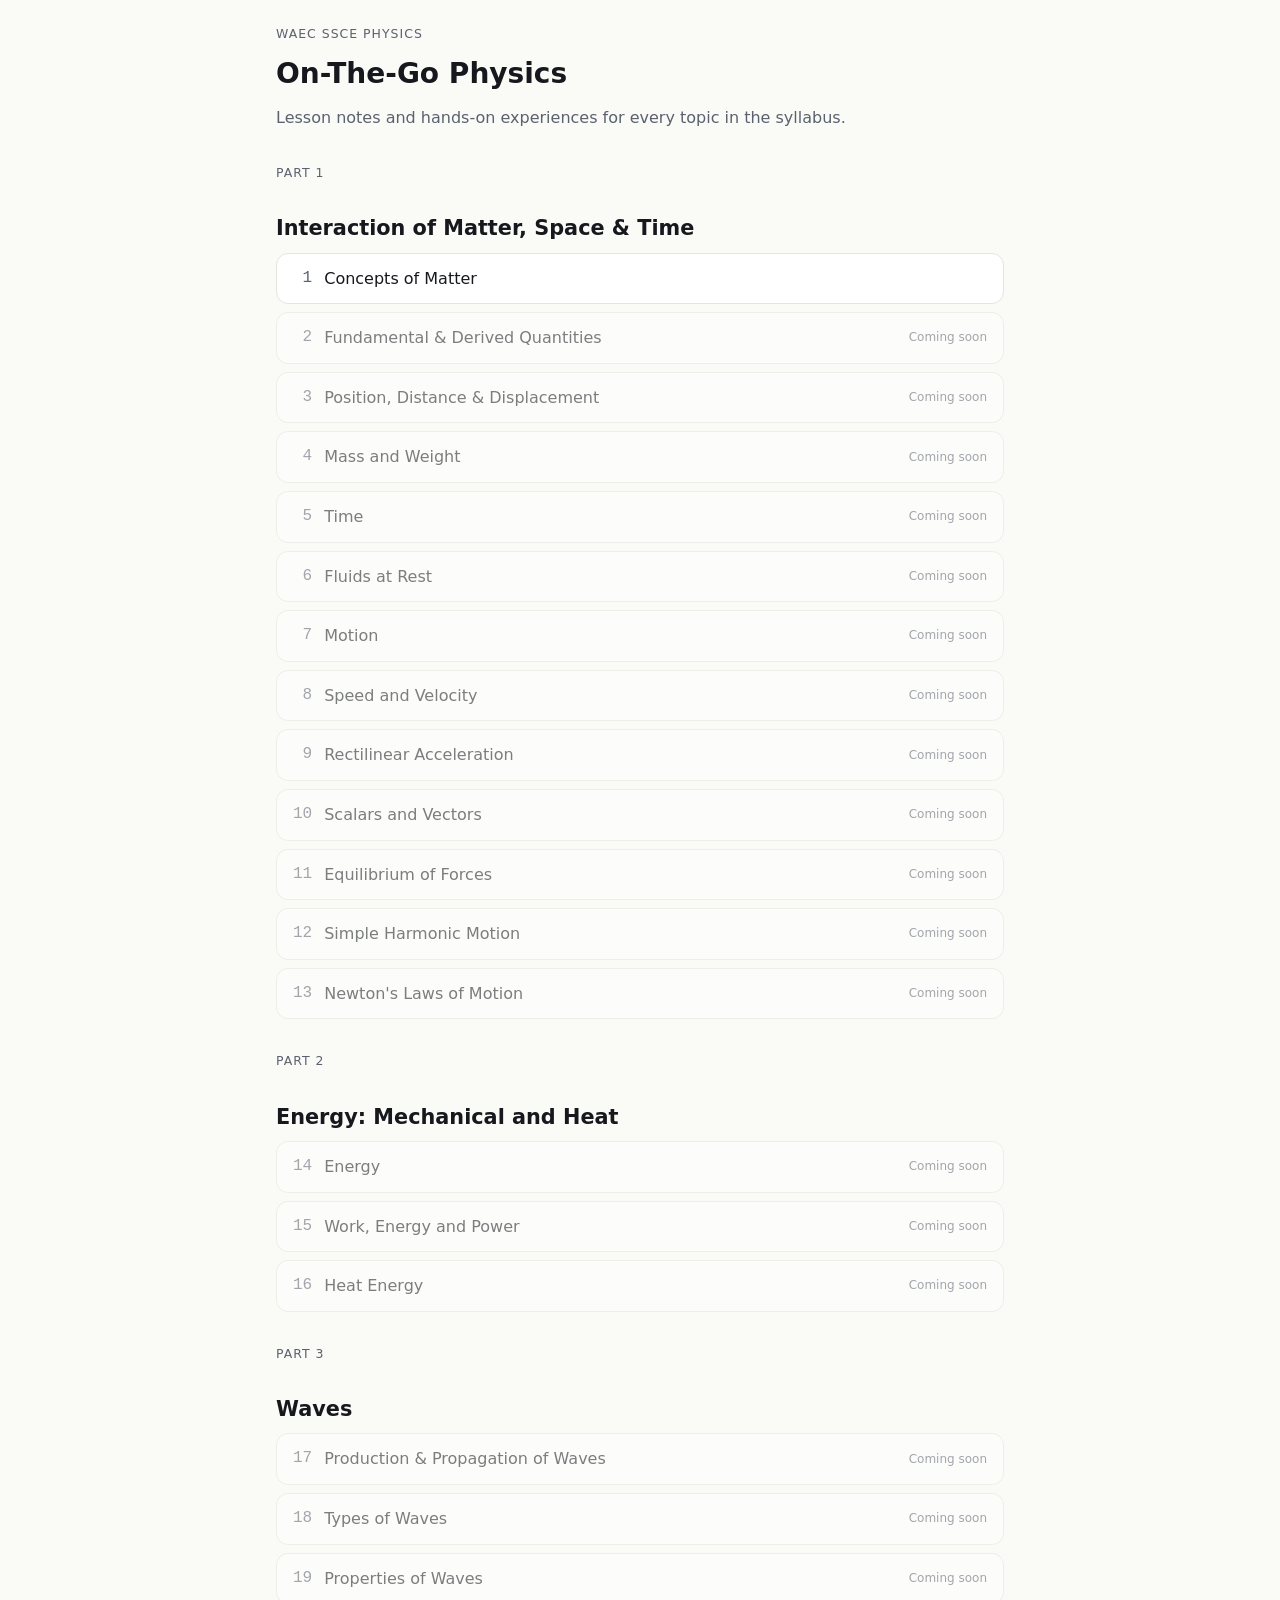
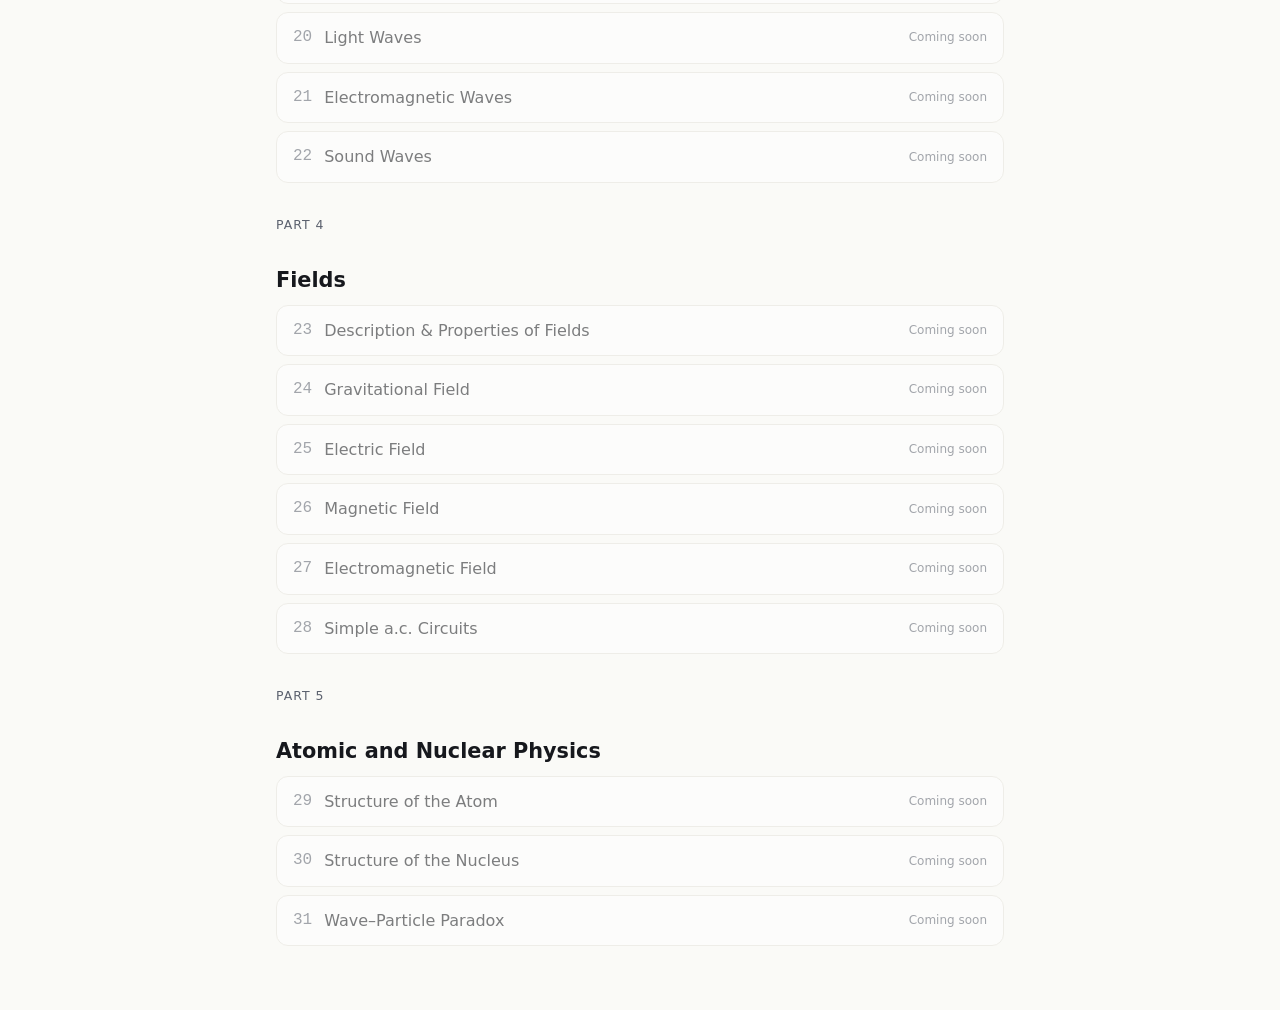
<file: index.html>
<!doctype html>
<html lang="en">
<head>
  <meta charset="utf-8">
  <meta name="viewport" content="width=device-width, initial-scale=1">
  <title>On-The-Go Physics</title>
  <link rel="stylesheet" href="shared/styles.css">
  <style>
    .part { margin-top: 32px; }
    .list { list-style: none; padding: 0; margin: 0; display: grid; gap: 8px; }
    .topic { display: flex; align-items: center; gap: 12px; padding: 12px 16px; text-decoration: none; color: inherit; }
    .topic .num { font-family: var(--mono); color: var(--ink-soft); width: 2ch; text-align: right; }
    .topic .title { flex: 1; }
    .topic .tag { font-size: .75rem; color: var(--ink-soft); }
    .topic[aria-disabled="true"] { opacity: .55; pointer-events: none; }
    a.topic:hover { border-color: var(--accent); }
  </style>
</head>
<body>
  <main class="wrap">
    <p class="eyebrow">WAEC SSCE Physics</p>
    <h1>On-The-Go Physics</h1>
    <p class="muted">Lesson notes and hands-on experiences for every topic in the syllabus.</p>
    <div id="parts"></div>
  </main>

  <script src="shared/topics.js"></script>
  <script>
    const root = document.getElementById("parts");
    for (const [p, name] of Object.entries(PARTS)) {
      const sec = document.createElement("section");
      sec.className = "part";
      sec.innerHTML = `<p class="eyebrow">Part ${p}</p><h2>${name}</h2><ul class="list"></ul>`;
      const ul = sec.querySelector("ul");
      for (const t of TOPICS.filter(t => t.part === +p)) {
        const live = t.status === "live";
        ul.insertAdjacentHTML("beforeend", `
          <li><a class="card topic" href="topics/${String(t.n).padStart(2, "0")}-${t.slug}/"
                 ${live ? "" : 'aria-disabled="true"'}>
            <span class="num">${t.n}</span>
            <span class="title">${t.title}</span>
            <span class="tag">${live ? "" : "Coming soon"}</span>
          </a></li>`);
      }
      root.appendChild(sec);
    }
  </script>
</body>
</html>
</file>
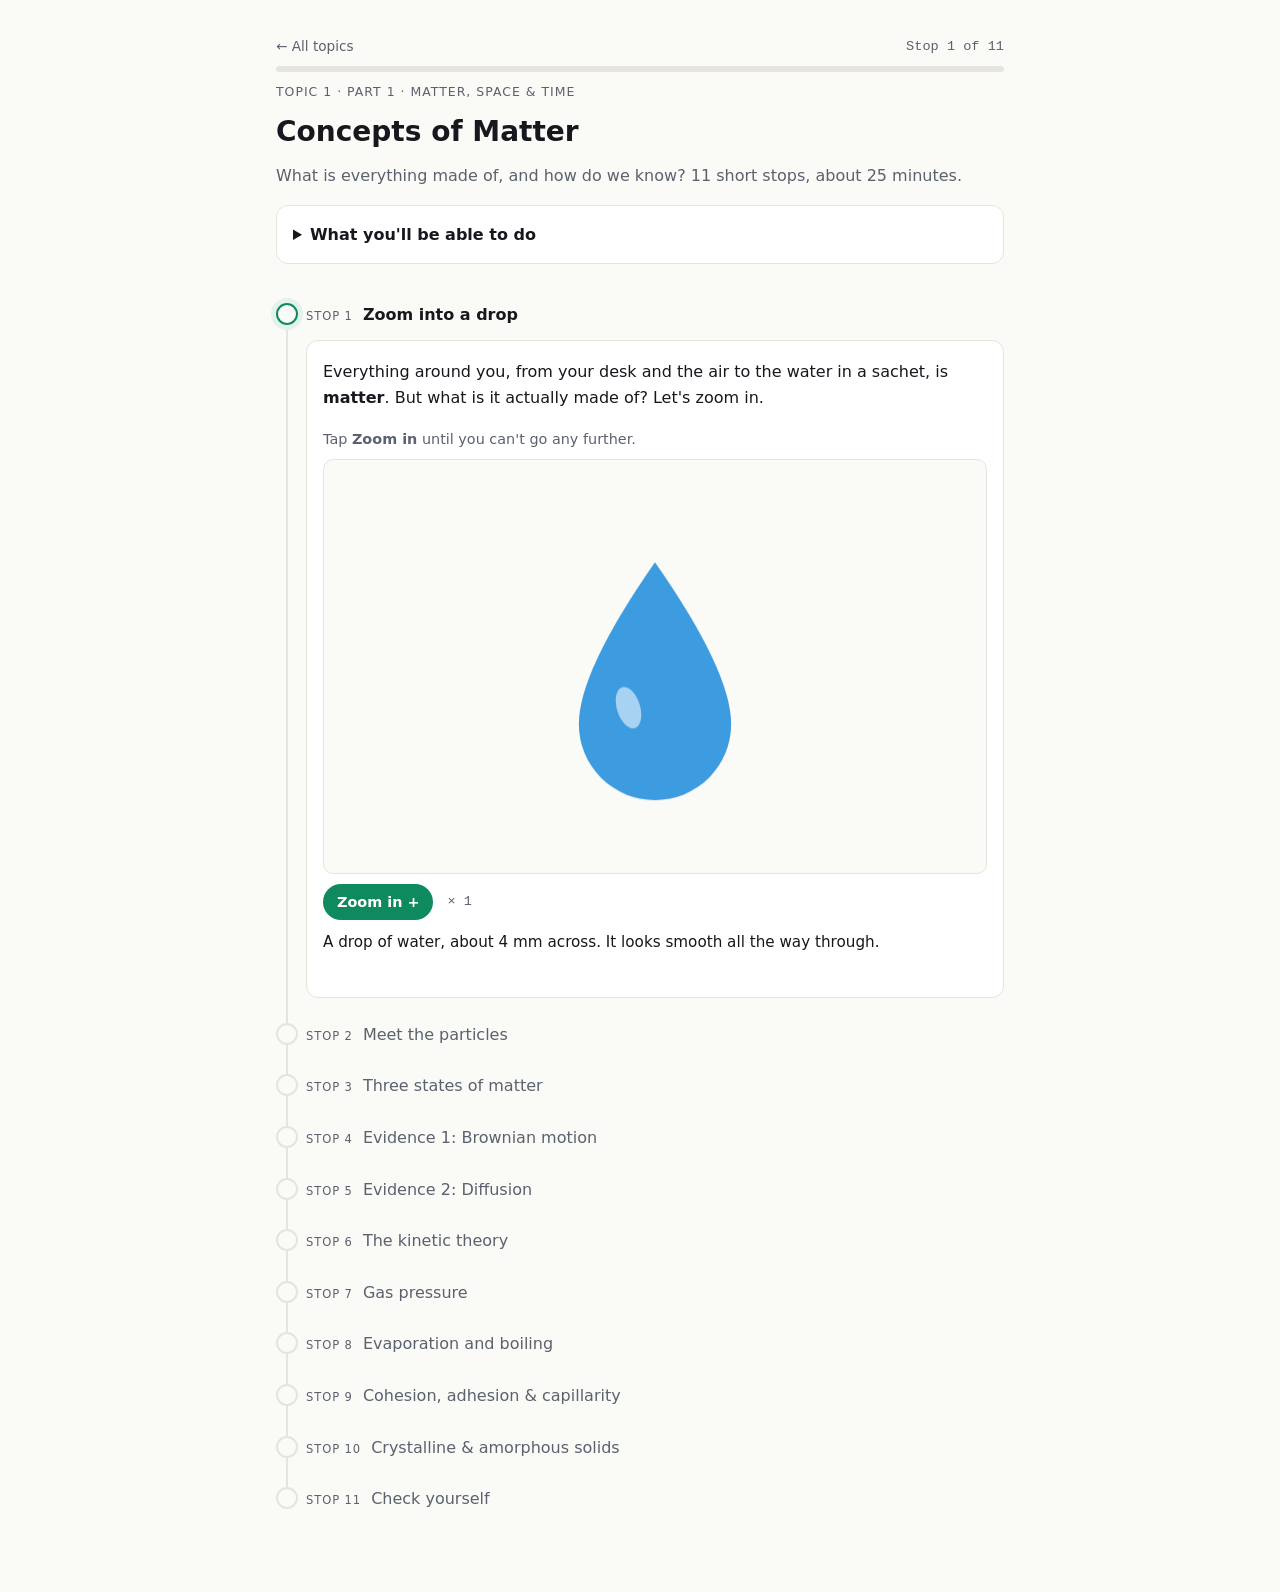
<file: topics/01-concepts-of-matter/index.html>
<!doctype html>
<html lang="en">
<head>
  <meta charset="utf-8">
  <meta name="viewport" content="width=device-width, initial-scale=1">
  <title>Concepts of Matter · On-The-Go Physics</title>
  <link rel="stylesheet" href="../../shared/styles.css">
  <link rel="stylesheet" href="../../shared/lesson.css">
</head>
<body>
  <main class="wrap" id="lesson"></main>
  <script src="../../shared/sim.js"></script>
  <script src="../../shared/lesson.js"></script>
  <script src="sims.js"></script>
  <script src="lesson.js"></script>
</body>
</html>
</file>
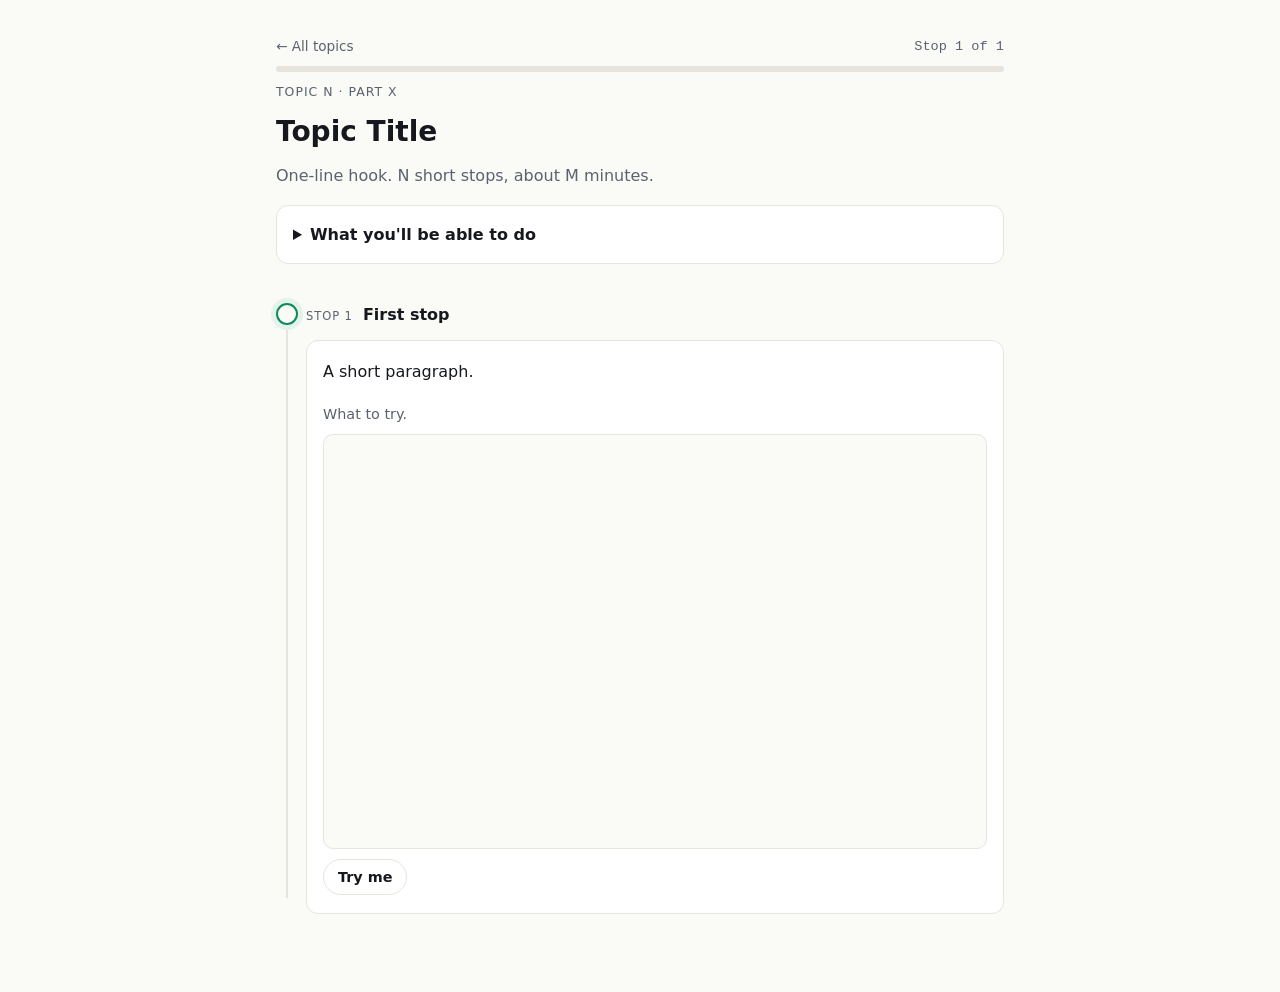
<file: topics/_template/index.html>
<!doctype html>
<html lang="en">
<head>
  <meta charset="utf-8">
  <meta name="viewport" content="width=device-width, initial-scale=1">
  <title>Topic Title · On-The-Go Physics</title>
  <link rel="stylesheet" href="../../shared/styles.css">
  <link rel="stylesheet" href="../../shared/lesson.css">
</head>
<body>
  <main class="wrap" id="lesson"></main>
  <script src="../../shared/sim.js"></script>
  <script src="../../shared/lesson.js"></script>
  <script src="sims.js"></script>
  <script src="lesson.js"></script>
</body>
</html>
</file>
<file: shared/styles.css>
/* On-The-Go Physics — shared design tokens and base UI.
   Clean, minimal, mobile-first. Every topic page links this file. */

:root {
  --bg: #fafaf7;
  --surface: #ffffff;
  --ink: #16181d;
  --ink-soft: #5b616e;
  --line: #e6e4dd;
  --accent: #0f8a5f;        /* green, primary actions */
  --accent-ink: #ffffff;
  --accent-soft: #e3f3ec;
  --warn: #d9822b;
  --danger: #c4413a;
  --danger-soft: #f8e4e2;

  --radius: 12px;
  --gap: 16px;
  --max: 760px;

  --font: "Inter", system-ui, -apple-system, "Segoe UI", Roboto, sans-serif;
  --mono: ui-monospace, "SF Mono", Menlo, Consolas, monospace;
}

@media (prefers-color-scheme: dark) {
  :root:not([data-theme="light"]) {
    --bg: #111317;
    --surface: #1a1d23;
    --ink: #eceef2;
    --ink-soft: #9aa1ad;
    --line: #2a2e36;
    --accent: #2fbf86;
    --accent-ink: #0b0d10;
    --accent-soft: #173a2d;
    --danger: #e0645c;
    --danger-soft: #3d2120;
    color-scheme: dark;
  }
}
:root[data-theme="dark"] {
  --bg: #111317;
  --surface: #1a1d23;
  --ink: #eceef2;
  --ink-soft: #9aa1ad;
  --line: #2a2e36;
  --accent: #2fbf86;
  --accent-ink: #0b0d10;
  --accent-soft: #173a2d;
  --danger: #e0645c;
  --danger-soft: #3d2120;
  color-scheme: dark;
}

* { box-sizing: border-box; }
html, body { margin: 0; }
body {
  background: var(--bg);
  color: var(--ink);
  font: 16px/1.6 var(--font);
  -webkit-font-smoothing: antialiased;
}

.wrap {
  max-width: var(--max); margin: 0 auto;
  padding-block: 24px 64px;
  padding-left: max(16px, env(safe-area-inset-left, 0px));
  padding-right: max(16px, env(safe-area-inset-right, 0px));
}

h1, h2, h3 { line-height: 1.25; margin: 1.6em 0 .5em; }
h1 { font-size: 1.75rem; margin-top: .4em; }
h2 { font-size: 1.3rem; }
h3 { font-size: 1.05rem; }
p, ul, ol { margin: 0 0 1em; }
a { color: var(--accent); }
.muted { color: var(--ink-soft); }
.eyebrow { font-size: .78rem; letter-spacing: .08em; text-transform: uppercase; color: var(--ink-soft); }

.card {
  background: var(--surface);
  border: 1px solid var(--line);
  border-radius: var(--radius);
  padding: var(--gap);
}

.btn {
  display: inline-flex; align-items: center; justify-content: center; gap: 8px;
  min-height: 44px; padding: 0 20px;
  border: 0; border-radius: 999px;
  background: var(--accent); color: var(--accent-ink);
  font: 600 1rem var(--font); text-decoration: none; cursor: pointer;
  transition: transform .08s ease, filter .15s ease;
}
.btn:hover { filter: brightness(1.05); }
.btn:active { transform: scale(.97); }
.btn.ghost { background: transparent; color: var(--ink); border: 1px solid var(--line); }

.formula {
  font-family: var(--mono);
  background: var(--surface);
  border: 1px solid var(--line);
  border-left: 3px solid var(--accent);
  border-radius: 8px;
  padding: 10px 14px;
  margin: 0 0 1em;
  overflow-x: auto;
}

.goals li { margin-bottom: .3em; }

/* Canvas stage for experiences */
.stage {
  position: relative;
  width: 100%;
  aspect-ratio: 16 / 10;
  background: var(--surface);
  border: 1px solid var(--line);
  border-radius: var(--radius);
  overflow: hidden;
  touch-action: none;
}
.stage canvas { display: block; width: 100%; height: 100%; }
</file>
<file: shared/lesson.css>
/* Lesson path: a topic is a vertical trail of "stops", revealed one step at a time. */

.path-head {
  position: sticky; top: env(safe-area-inset-top, 0px); z-index: 10;
  background: var(--bg);
  padding: 12px 0 10px;
}
.path-head .row { display: flex; justify-content: space-between; align-items: center; gap: 12px; font-size: .85rem; }
.path-head a { text-decoration: none; }
.progress { height: 6px; border-radius: 99px; background: var(--line); overflow: hidden; margin-top: 8px; }
.progress i { display: block; height: 100%; width: 0; background: var(--accent); border-radius: inherit;
  transition: width .6s cubic-bezier(.2, .8, .2, 1); }

.path-intro h1 { margin-top: 12px; }
.goals-card { margin-top: 16px; }
.goals-card summary { cursor: pointer; font-weight: 600; }
.goals-card ul { margin: 10px 0 0; padding-left: 20px; }
.linkish { all: unset; cursor: pointer; color: var(--ink-soft); font-size: .85rem; text-decoration: underline; }

/* Trail */
.trail { list-style: none; margin: 28px 0 0; padding: 0 0 0 30px; position: relative; }
.trail::before { content: ""; position: absolute; left: 10px; top: 16px; bottom: 16px; width: 2px; background: var(--line); }
.stop { position: relative; margin: 0 0 6px; }
.node {
  position: absolute; left: -30px; top: 11px;
  width: 22px; height: 22px; border-radius: 50%;
  background: var(--bg); border: 2px solid var(--line);
  display: grid; place-items: center; transition: all .3s;
}
.stop.current .node { border-color: var(--accent); box-shadow: 0 0 0 5px var(--accent-soft); }
.stop.done .node { background: var(--accent); border-color: var(--accent); }
.stop.done .node::after {
  content: ""; width: 5px; height: 10px; margin-top: -2px;
  border: solid var(--accent-ink); border-width: 0 2px 2px 0; transform: rotate(45deg);
}
.stop-head {
  all: unset; box-sizing: border-box; width: 100%;
  display: flex; align-items: baseline; gap: 10px; padding: 10px 0;
}
.stop.done .stop-head { cursor: pointer; }
.stop-num { font-size: .72rem; text-transform: uppercase; letter-spacing: .08em; color: var(--ink-soft); white-space: nowrap; }
.stop-title { font-weight: 600; flex: 1; }
.stop.locked .stop-title { color: var(--ink-soft); font-weight: 500; }
.stop-review { font-size: .8rem; color: var(--accent); display: none; }
.stop.done .stop-review { display: inline; }
.stop.done.open .stop-review { visibility: hidden; }
.stop-body { display: none; }
.stop.open .stop-body {
  display: block;
  background: var(--surface); border: 1px solid var(--line); border-radius: var(--radius);
  padding: 18px 16px; margin: 2px 0 14px;
}

/* Blocks */
.block { margin: 0 0 18px; animation: rise .45s cubic-bezier(.2, .8, .2, 1) both; }
.block:last-child { margin-bottom: 0; }
.block p:last-child { margin-bottom: 0; }
@keyframes rise { from { opacity: 0; transform: translateY(10px); } }

.key {
  border-left: 3px solid var(--accent); background: var(--accent-soft);
  padding: 12px 14px; border-radius: 0 10px 10px 0;
}
.prompt, .caption { font-size: .9rem; color: var(--ink-soft); margin: 0 0 8px; }
.q { font-weight: 600; margin: 0 0 10px; }

/* Choices */
.choices { display: grid; gap: 8px; }
.choice {
  all: unset; box-sizing: border-box; cursor: pointer;
  display: flex; gap: 10px; align-items: center;
  padding: 11px 14px; min-height: 44px;
  border: 1px solid var(--line); border-radius: 10px; background: var(--bg);
  transition: border-color .15s, background .15s, transform .08s, opacity .2s;
}
.choice:hover:not(:disabled) { border-color: var(--accent); }
.choice:active:not(:disabled) { transform: scale(.985); }
.choice:disabled { cursor: default; opacity: .55; }
.choice.correct { border-color: var(--accent); background: var(--accent-soft); opacity: 1; animation: pop .3s; }
.choice.wrong { border-color: var(--danger); background: var(--danger-soft); opacity: 1; }
.choice.picked { border-color: var(--ink-soft); opacity: 1; font-weight: 600; }
.letter { font-family: var(--mono); color: var(--ink-soft); }
.feedback { margin-top: 10px; padding: 10px 12px; border-radius: 10px; font-size: .95rem; animation: rise .3s both; }
.feedback.good { background: var(--accent-soft); }
.feedback.bad { background: var(--danger-soft); }
.feedback.neutral { background: var(--bg); border: 1px solid var(--line); }

.shake { animation: shake .35s; }
@keyframes shake { 20% { transform: translateX(-5px); } 40% { transform: translateX(5px); } 60% { transform: translateX(-3px); } 80% { transform: translateX(3px); } }
@keyframes pop { 50% { transform: scale(1.02); } }

:is(.choice, .chip, .reveal-card, .bucket, .seg button, .stop-head):focus-visible { outline: 2px solid var(--accent); outline-offset: 2px; }

/* Reveal cards */
.reveal-grid { display: grid; gap: 8px; grid-template-columns: repeat(auto-fit, minmax(210px, 1fr)); }
.reveal-card {
  all: unset; box-sizing: border-box; cursor: pointer;
  display: flex; flex-direction: column; gap: 4px; min-height: 60px; padding: 12px 14px;
  border: 1px dashed var(--ink-soft); border-radius: 10px; background: var(--bg);
  transition: border-color .2s, background .2s;
}
.reveal-card:hover { border-color: var(--accent); }
.rc-title { font-weight: 600; }
.rc-body { display: none; font-size: .95rem; }
.rc-hint { font-size: .8rem; color: var(--accent); }
.reveal-card.open { cursor: default; border-style: solid; border-color: var(--accent); }
.reveal-card.open .rc-body { display: block; animation: rise .3s both; }
.reveal-card.open .rc-hint { display: none; }

/* Sorting */
.pool { display: flex; flex-wrap: wrap; gap: 8px; margin-bottom: 12px; }
.chip {
  all: unset; box-sizing: border-box; cursor: pointer;
  padding: 8px 12px; border: 1px solid var(--line); border-radius: 999px; background: var(--bg);
  font-size: .9rem; line-height: 1.3; transition: transform .15s, border-color .15s, background .15s, box-shadow .15s;
}
.chip.selected { border-color: var(--accent); background: var(--accent-soft); transform: translateY(-2px); box-shadow: 0 4px 12px rgb(0 0 0 / .1); }
.chip.placed { pointer-events: none; width: 100%; border-radius: 8px; border-color: transparent; background: var(--accent-soft); font-size: .84rem; animation: rise .3s both; }
.buckets { display: grid; grid-template-columns: repeat(var(--n), minmax(0, 1fr)); gap: 8px; }
.bucket {
  border: 1px dashed var(--line); border-radius: 10px; padding: 8px; min-height: 84px;
  display: flex; flex-direction: column; gap: 6px; transition: border-color .15s, background .15s;
}
.buckets.armed .bucket { border-color: var(--accent); cursor: pointer; }
.buckets.armed .bucket:hover { background: var(--accent-soft); }
.bucket-name { font-weight: 600; font-size: .85rem; text-align: center; }
.bucket-items { display: flex; flex-direction: column; gap: 6px; }

/* Tables */
.table-wrap { overflow-x: auto; }
table.data { width: 100%; border-collapse: collapse; font-size: .88rem; }
table.data th, table.data td { text-align: left; padding: 8px 6px; border-bottom: 1px solid var(--line); vertical-align: top; }
table.data th { font-size: .72rem; text-transform: uppercase; letter-spacing: .06em; color: var(--ink-soft); font-weight: 600; }

/* Simulations */
.sim-canvas { display: block; width: 100%; height: auto; border-radius: 10px; background: var(--bg); border: 1px solid var(--line); touch-action: none; }
.sim-controls { display: flex; flex-wrap: wrap; gap: 8px 14px; align-items: center; margin-top: 10px; }
.seg { display: inline-flex; flex-wrap: wrap; background: var(--bg); border: 1px solid var(--line); border-radius: 999px; padding: 3px; }
.seg button {
  all: unset; box-sizing: border-box; cursor: pointer;
  display: inline-flex; align-items: center; min-height: 34px; padding: 0 13px;
  border-radius: 999px; font-size: .88rem; font-weight: 500; transition: background .15s, color .15s;
}
.seg button[aria-pressed="true"] { background: var(--accent); color: var(--accent-ink); }
.sim-slider { display: inline-flex; align-items: center; gap: 8px; font-size: .88rem; }
.sim-slider input { accent-color: var(--accent); width: 130px; }
.btn.small { min-height: 36px; padding: 0 14px; font-size: .9rem; }
.readout { font-family: var(--mono); font-size: .85rem; color: var(--ink-soft); }
.sim-info { margin: 10px 0 0; font-size: .95rem; min-height: 3.2em; }

.continue-row { display: flex; justify-content: flex-end; margin-top: 22px; }
.btn.continue { animation: rise .4s both; }

/* Quiz */
.quiz-bar { height: 4px; background: var(--line); border-radius: 99px; overflow: hidden; margin: 6px 0 14px; }
.quiz-bar i { display: block; height: 100%; background: var(--accent); transition: width .4s; }
.quiz .next-row { display: flex; justify-content: flex-end; margin-top: 12px; }
.score { text-align: center; padding: 8px 0; }
.score-num { font-size: 3rem; font-weight: 700; color: var(--accent); line-height: 1.1; animation: pop .5s; }

.end { text-align: center; margin-top: 24px; animation: rise .5s both; }
.end .actions { display: flex; gap: 10px; justify-content: center; flex-wrap: wrap; margin-top: 12px; }

@media (prefers-reduced-motion: reduce) {
  *, *::before, *::after { animation: none !important; transition: none !important; }
}
</file>
